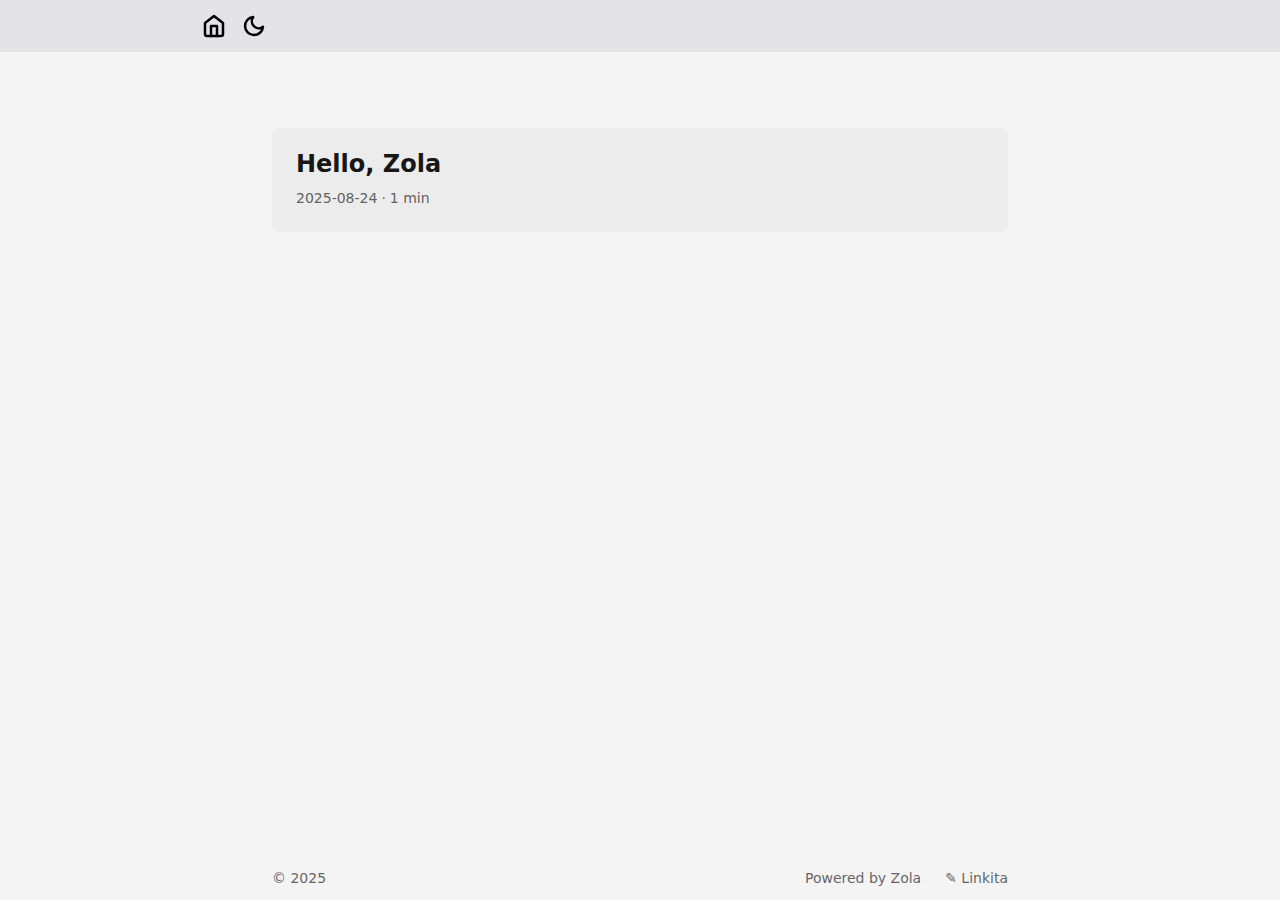
<file: index.html>
<!doctype html>
<html class="not-ready lg:text-base overflow-y-scroll scroll-pt-14" lang="zh_CN">

<head prefix="og: https://ogp.me/ns#">
  <meta charset="utf-8" />
  <meta http-equiv="X-UA-Compatible" content="IE=edge" />
  <meta name="viewport" content="width=device-width, initial-scale=1, shrink-to-fit=no" />
  <meta name="generator" content="Zola" />
  <meta property="og:url" content="https://weeeee-i.github.io/" />
  <link rel="canonical" href="https://weeeee-i.github.io/" />
  <meta property="og:type" content="website" />
  <link rel="alternate" type="application/atom+xml" href="https://weeeee-i.github.io/atom.xml" title="Atom" />
  <!-- Begin Head inject -->
  
  <!-- End Head inject -->
  <link rel="stylesheet" href="https://weeeee-i.github.io/main.min.css?h=2e89f7f30f1019877d14" />
  <style>
  :root{--bg: #f4f4f5; --header: #e4e4e7; color-scheme: light;}
  :root.dark{--bg: #18181b; --header: #27272a; color-scheme: dark;}
  </style>
  <meta name="theme-color" data-light="#e4e4e7" data-dark="#27272a" content="#e4e4e7" />
  <link rel="icon" type="image/x-icon" sizes="16x16" href="https://weeeee-i.github.io/favicon.ico" />
  <link rel="apple-touch-icon" type="image/png" href="https://weeeee-i.github.io/apple-touch-icon.png?h=58bee300054c5308feb3" />
  <link rel="icon" type="image/png" href="https://weeeee-i.github.io/android-icon.png?h=8d80ec95446bd2c36826" />
  <script src="https://weeeee-i.github.io/js/linkita.min.js?h=1dd3ed42fc674277bc34"></script>
  <link rel="stylesheet" href="https://weeeee-i.github.io/katex/katex.min.css?h=19095127357ed6d29fe0" />
  <script defer src="https://weeeee-i.github.io/katex/katex.min.js?h=e8d885505949f3a5f4ab"></script>
  <script defer src="https://weeeee-i.github.io/katex/contrib/auto-render.min.js?h=bb53eb953394531aae36"></script>
  <script>document.addEventListener("DOMContentLoaded", window.linkita.initKatex);</script>
  <!-- Begin Head End inject -->
  
  <!-- End Head End inject -->
</head>

<body class="text-black duration-100 ease-out bg-[var(--bg)] dark:text-white">
  <!-- Header -->
<header class="bg-[var(--header)] fixed top-0 z-40 mx-auto min-h-[3.25rem] w-full header-icons">
  <div class="mx-auto w-full max-w-4xl p-2.5 lg:flex lg:justify-between">
    <div class="flex justify-between">
      <div class="flex items-center min-h-8">
        <button type="button" title="Go to home page" accesskey="!"
          onclick="window.location.href='https://weeeee-i.github.io/';"
          class="btn-home h-6 w-6 shrink-0 cursor-pointer text-[0] bg-center bg-no-repeat bg-cover [background-image:var(--icon-home)] dark:invert"
        ></button>
        <button type="button" title="Switch color scheme" accesskey="$"
          onclick="window.linkita.toggleDarkMode();" ondblclick="window.linkita.resetDarkMode();"
          class="btn-dark ml-4 h-6 w-6 shrink-0 cursor-pointer text-[0] bg-center bg-no-repeat bg-cover dark:invert [background-image:var(--icon-theme-dark)] dark:[background-image:var(--icon-theme-light)]"
        ></button>
      </div>
    </div>
  </div>
</header>

  <!-- Begin Body Start inject -->
  
  <!-- End Body Start inject -->
  <main class="prose prose-neutral relative mx-auto min-h-[calc(100%-4rem)]
    max-w-3xl break-words px-4 pb-12 pt-28 lg:pt-32 dark:prose-invert prose-pre:rounded-lg prose-img:rounded-lg">
    
      <!-- Page List -->
<section
  class="block-bg relative mb-4 rounded-lg p-4 first-of-type:mt-0 last-of-type:mb-0 active:scale-95 lg:mb-6 lg:p-6"
>

  <h2 class="!my-0 pb-1 font-bold !leading-none">Hello, Zola</h2>
  <div class="my-1 truncate"></div>

  <!-- Page Info -->
<div class="text-sm antialiased opacity-80"><time
      datetime="2025-08-24T00:00:00+00:00">2025-08-24</time><span
        class="middot"></span><time
    datetime="PT0H1M0S">1&nbsp;min</time><span
      class="middot"></span>
</div>

  <a class="absolute inset-0 text-[0]" href="https://weeeee-i.github.io/0001/">Hello, Zola</a>
</section>

    
  </main>
  <!-- Footer -->
<footer class="mx-auto flex lg:mt-5 max-w-3xl flex-wrap items-center px-4 py-3 text-sm opacity-60">
  <div class="mr-auto basis-full lg:basis-1/2">
  © <time datetime="2025">2025</time>
  </div>
  <div class="flex basis-full lg:basis-1/2 lg:justify-end">
    <span class="mr-6 lg:ml-6">
      <a class="link" href="https://www.getzola.org/" target="_blank">Powered by Zola</a>
    </span>
    <a class="link" href="https://www.getzola.org/themes/linkita/" target="_blank">&#9998; Linkita</a>
  </div>
  <!-- Begin Footer inject -->
  
  <!-- End Footer inject -->
</footer>

  

  <!-- Begin Body End inject -->
  
  <!-- End Body End inject -->
</body>

</html>
</file>
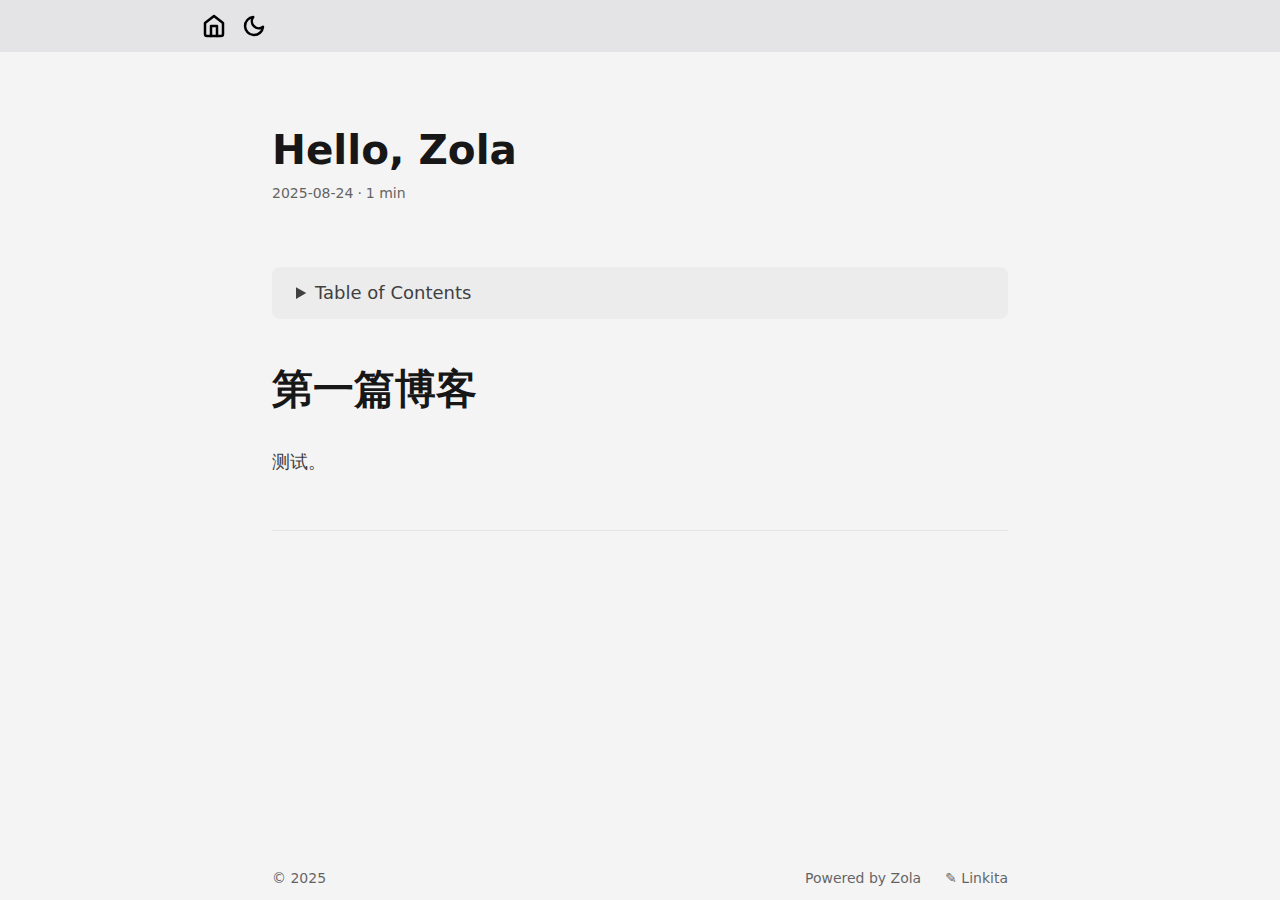
<file: 0001/index.html>
<!doctype html>
<html class="not-ready lg:text-base overflow-y-scroll scroll-pt-14" lang="zh_CN">

<head prefix="og: https://ogp.me/ns# article: https://ogp.me/ns/article#">
  <meta charset="utf-8" />
  <meta http-equiv="X-UA-Compatible" content="IE=edge" />
  <meta name="viewport" content="width=device-width, initial-scale=1, shrink-to-fit=no" />
  <meta name="generator" content="Zola v0.21.0" />
  <title>Hello, Zola</title>
  <meta property="og:title" content="Hello, Zola" />
  <meta property="og:url" content="https://weeeee-i.github.io/0001/" />
  <link rel="canonical" href="https://weeeee-i.github.io/0001/" />
  <meta property="og:type" content="article" />
  <meta property="article:published_time" content="2025-08-24T00:00:00+00:00" />
  <link rel="alternate" type="application/atom+xml" href="https://weeeee-i.github.io/atom.xml" title="Atom" />
  <!-- Begin Head inject -->
  
  <!-- End Head inject -->
  <link rel="stylesheet" href="https://weeeee-i.github.io/main.min.css?h=2e89f7f30f1019877d14" />
  <style>
  :root{--bg: #f4f4f5; --header: #e4e4e7; color-scheme: light;}
  :root.dark{--bg: #18181b; --header: #27272a; color-scheme: dark;}
  </style>
  <meta name="theme-color" data-light="#e4e4e7" data-dark="#27272a" content="#e4e4e7" />
  <link rel="icon" type="image/x-icon" sizes="16x16" href="https://weeeee-i.github.io/favicon.ico" />
  <link rel="apple-touch-icon" type="image/png" href="https://weeeee-i.github.io/apple-touch-icon.png?h=58bee300054c5308feb3" />
  <link rel="icon" type="image/png" href="https://weeeee-i.github.io/android-icon.png?h=8d80ec95446bd2c36826" />
  <script src="https://weeeee-i.github.io/js/linkita.min.js?h=1dd3ed42fc674277bc34"></script>
  <link rel="stylesheet" href="https://weeeee-i.github.io/katex/katex.min.css?h=19095127357ed6d29fe0" />
  <script defer src="https://weeeee-i.github.io/katex/katex.min.js?h=e8d885505949f3a5f4ab"></script>
  <script defer src="https://weeeee-i.github.io/katex/contrib/auto-render.min.js?h=bb53eb953394531aae36"></script>
  <script>document.addEventListener("DOMContentLoaded", window.linkita.initKatex);</script>
  <!-- Begin Head End inject -->
  
  <!-- End Head End inject -->
</head>

<body class="text-black duration-100 ease-out bg-[var(--bg)] dark:text-white">
  <!-- Header -->
<header class="bg-[var(--header)] fixed top-0 z-40 mx-auto min-h-[3.25rem] w-full header-icons">
  <div class="mx-auto w-full max-w-4xl p-2.5 lg:flex lg:justify-between">
    <div class="flex justify-between">
      <div class="flex items-center min-h-8">
        <button type="button" title="Go to home page" accesskey="!"
          onclick="window.location.href='https://weeeee-i.github.io/';"
          class="btn-home h-6 w-6 shrink-0 cursor-pointer text-[0] bg-center bg-no-repeat bg-cover [background-image:var(--icon-home)] dark:invert"
        ></button>
        <button type="button" title="Switch color scheme" accesskey="$"
          onclick="window.linkita.toggleDarkMode();" ondblclick="window.linkita.resetDarkMode();"
          class="btn-dark ml-4 h-6 w-6 shrink-0 cursor-pointer text-[0] bg-center bg-no-repeat bg-cover dark:invert [background-image:var(--icon-theme-dark)] dark:[background-image:var(--icon-theme-light)]"
        ></button>
      </div>
    </div>
  </div>
</header>

  <!-- Begin Body Start inject -->
  
  <!-- End Body Start inject -->
  <main class="prose prose-neutral relative mx-auto min-h-[calc(100%-4rem)]
    max-w-3xl break-words px-4 pb-12 pt-28 lg:pt-32 dark:prose-invert prose-pre:rounded-lg prose-img:rounded-lg">
    
<article>
  <!-- Begin Page Start inject -->
  
  <!-- End Page Start inject -->

  <header class="mb-16">
    <h1 class="!my-0 pb-2.5">Hello, Zola</h1>
    <!-- Page Info -->
<div class="text-sm antialiased opacity-80"><time
      datetime="2025-08-24T00:00:00+00:00">2025-08-24</time><span
        class="middot"></span><time
    datetime="PT0H1M0S">1&nbsp;min</time><span
      class="middot"></span>
</div>

  </header>
  <!-- TOC -->
<div class="block-bg mb-12 rounded-lg p-2 text-lg">
  <details>
    <summary class="select-none py-0.5 lg:py-1 pl-4" accesskey="=">
      <span class="cursor-pointer">Table of Contents</span>
    </summary>
    <div class="px-2">
      <ul>
        <li>
          <a class="no-underline hover:underline" href="https://weeeee-i.github.io/0001/#di-yi-pian-bo-ke">第一篇博客</a>
        </li>
      </ul>
    </div>
  </details>
</div>

  <!-- Content -->
  <section><h1 id="di-yi-pian-bo-ke">第一篇博客</h1>
<p>测试。</p>
</section>
  <hr />
  <!-- Post Taxonomies -->

  <!-- Comment -->

  <!-- Begin Page End inject -->
  
  <!-- End Page End inject -->
</article>

  </main>
  <!-- Footer -->
<footer class="mx-auto flex lg:mt-5 max-w-3xl flex-wrap items-center px-4 py-3 text-sm opacity-60">
  <div class="mr-auto basis-full lg:basis-1/2">
  © <time datetime="2025">2025</time>
  </div>
  <div class="flex basis-full lg:basis-1/2 lg:justify-end">
    <span class="mr-6 lg:ml-6">
      <a class="link" href="https://www.getzola.org/" target="_blank">Powered by Zola</a>
    </span>
    <a class="link" href="https://www.getzola.org/themes/linkita/" target="_blank">&#9998; Linkita</a>
  </div>
  <!-- Begin Footer inject -->
  
  <!-- End Footer inject -->
</footer>

  

  <!-- Begin Body End inject -->
  
  <!-- End Body End inject -->
</body>

</html>
</file>
